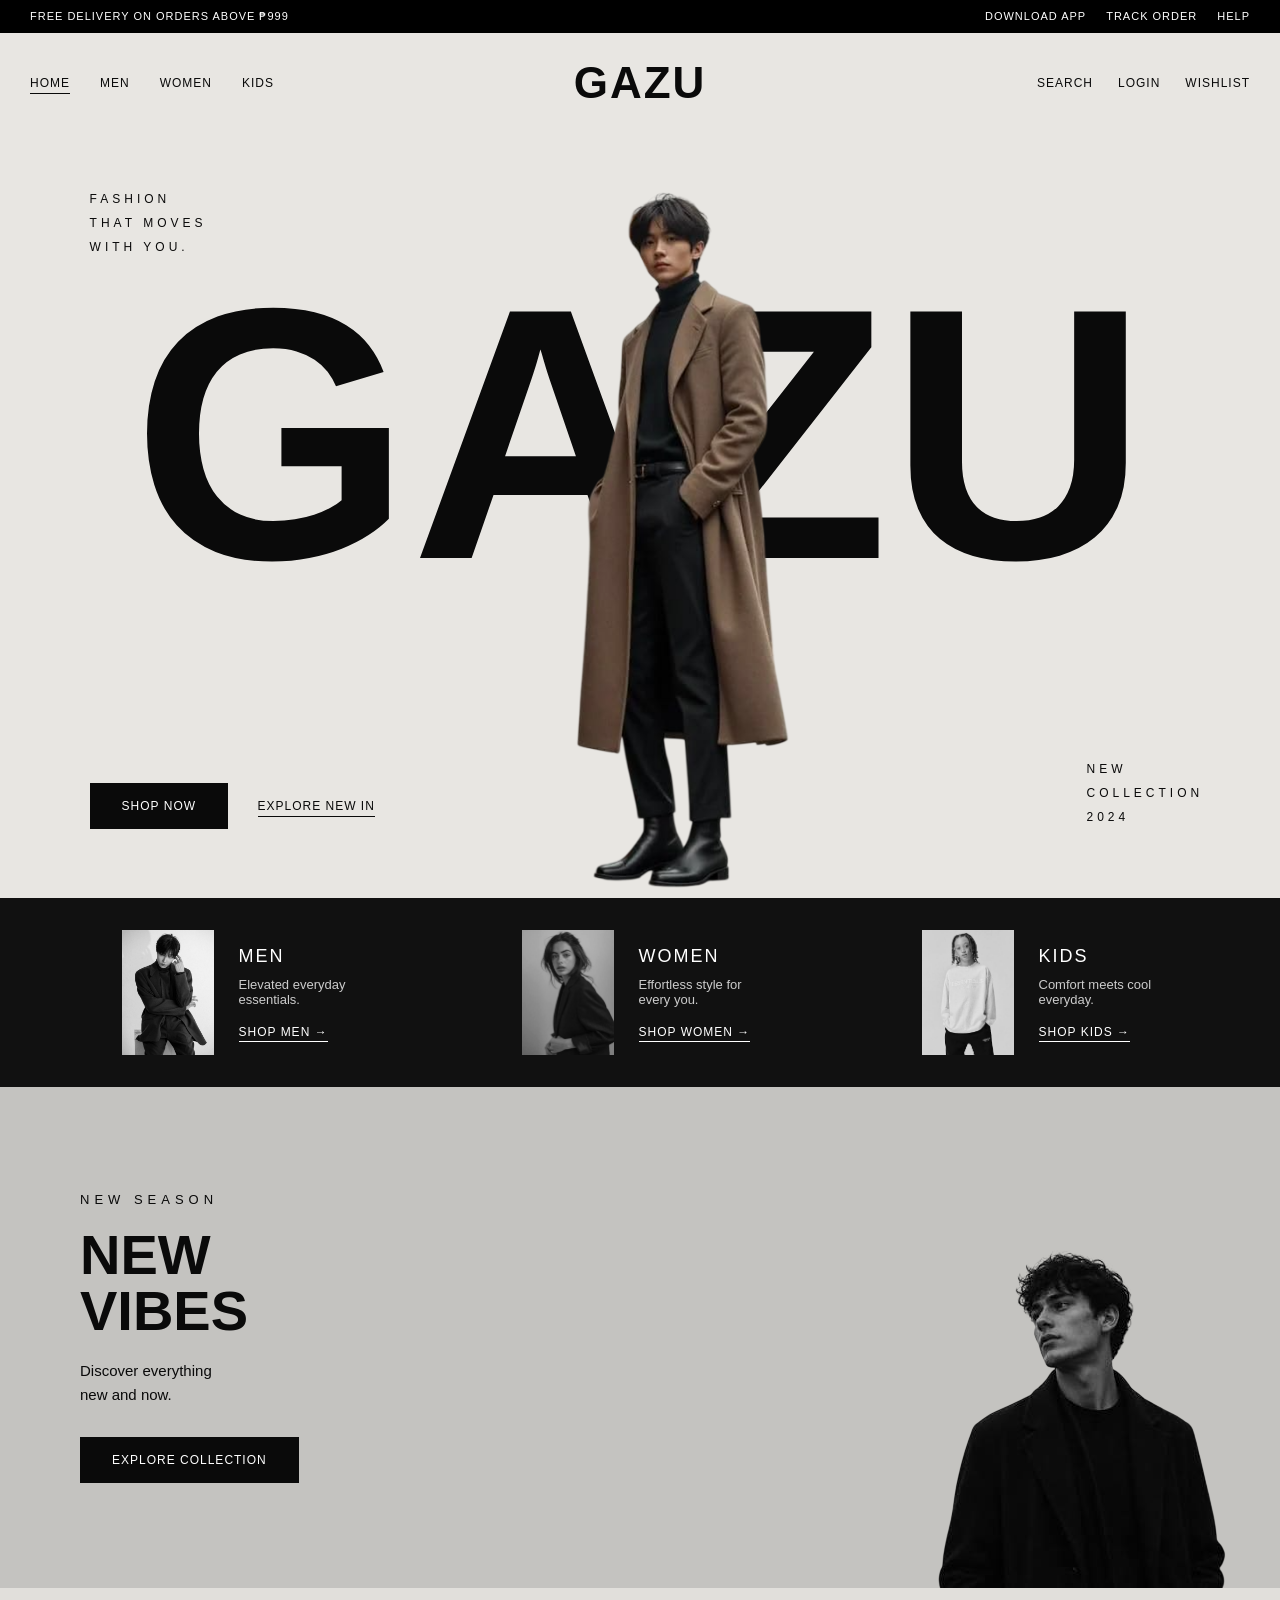
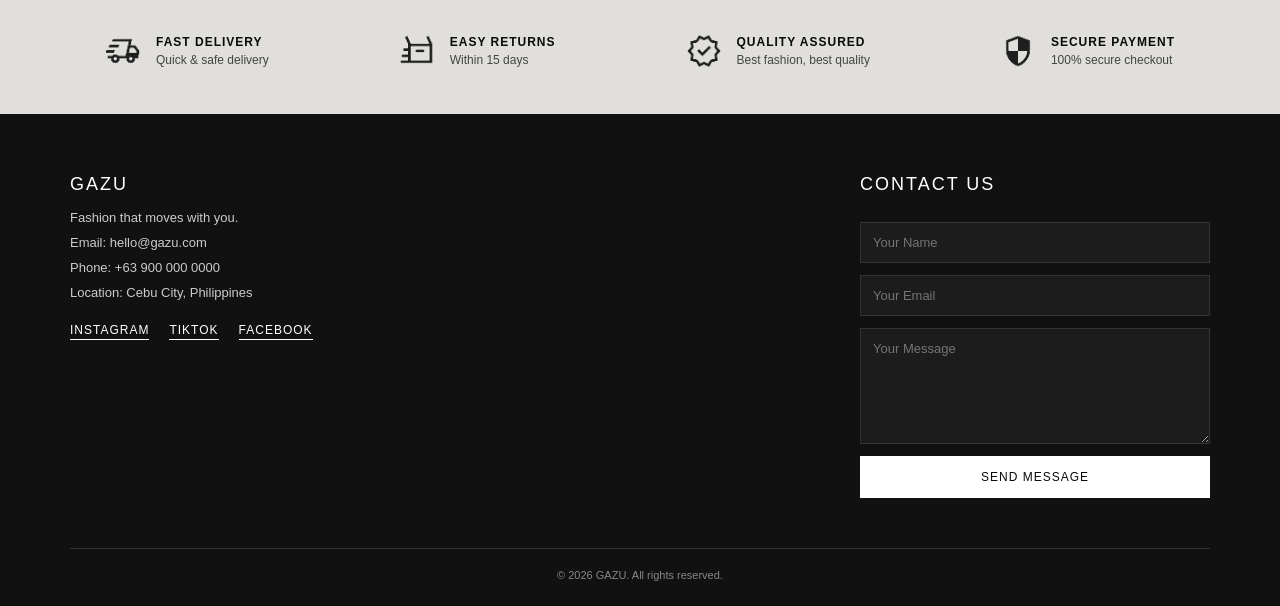
<file: index.html>
<!DOCTYPE html>
<html lang="en">
<head>
<meta charset="UTF-8">
<meta name="viewport" content="width=device-width, initial-scale=1.0">
<title>GAZU</title>
<link rel="stylesheet" href="style.css">
</head>
<body data-page="home">

<div id="site-header"></div>

<section class="hero" id="home">
  <p class="hero-tagline">FASHION<br>THAT MOVES<br>WITH YOU.</p>

  <h1 class="hero-title">GAZU</h1>

  <img src="image/BrownCoat.png" alt="Model wearing a long coat" class="hero-model">

  <div class="hero-buttons">
    <a href="shop.html" class="btn-dark">SHOP NOW</a>
    <a href="new.html" class="link-underline">EXPLORE NEW IN</a>
  </div>

  <p class="hero-collection">NEW<br>COLLECTION<br>2024</p>
</section>

<section class="categories" id="categories">

  <div class="category" id="men">
    <img src="image/hwang.jpg" alt="Men">
    <div>
      <h3>MEN</h3>
      <p>Elevated everyday essentials.</p>
      <a href="men.html">SHOP MEN &rarr;</a>
    </div>
  </div>

  <div class="category" id="women">
    <img src="image/yael.jpg" alt="Women">
    <div>
      <h3>WOMEN</h3>
      <p>Effortless style for every you.</p>
      <a href="women.html">SHOP WOMEN &rarr;</a>
    </div>
  </div>

  <div class="category" id="kids">
    <img src="image/kids.jpg" alt="Kids">
    <div>
      <h3>KIDS</h3>
      <p>Comfort meets cool everyday.</p>
      <a href="kids.html">SHOP KIDS &rarr;</a>
    </div>
  </div>

</section>

<section class="banner" id="new">
  <div class="banner-text">
    <p class="banner-small">NEW SEASON</p>
    <h2>NEW<br>VIBES</h2>
    <p class="banner-desc">Discover everything<br>new and now.</p>
    <a href="collection.html" class="btn-dark">EXPLORE COLLECTION</a>
  </div>

  <img src="image/blackmodel.png" alt="Model in a black jacket" class="banner-img">
</section>

<section class="features" id="features">

  <div class="feature">
    <img src="image/fastdelivery.png" alt="Delivery icon">
    <div>
      <h4>FAST DELIVERY</h4>
      <p>Quick &amp; safe delivery</p>
    </div>
  </div>

  <div class="feature">
    <img src="image/return1.png" alt="Returns icon">
    <div>
      <h4>EASY RETURNS</h4>
      <p>Within 15 days</p>
    </div>
  </div>

  <div class="feature">
    <img src="image/quality.png" alt="Quality icon">
    <div>
      <h4>QUALITY ASSURED</h4>
      <p>Best fashion, best quality</p>
    </div>
  </div>

  <div class="feature">
    <img src="image/secured.png" alt="Payment icon">
    <div>
      <h4>SECURE PAYMENT</h4>
      <p>100% secure checkout</p>
    </div>
  </div>

</section>

<div id="site-footer"></div>

<script src="script.js"></script>
</body>
</html>
</file>
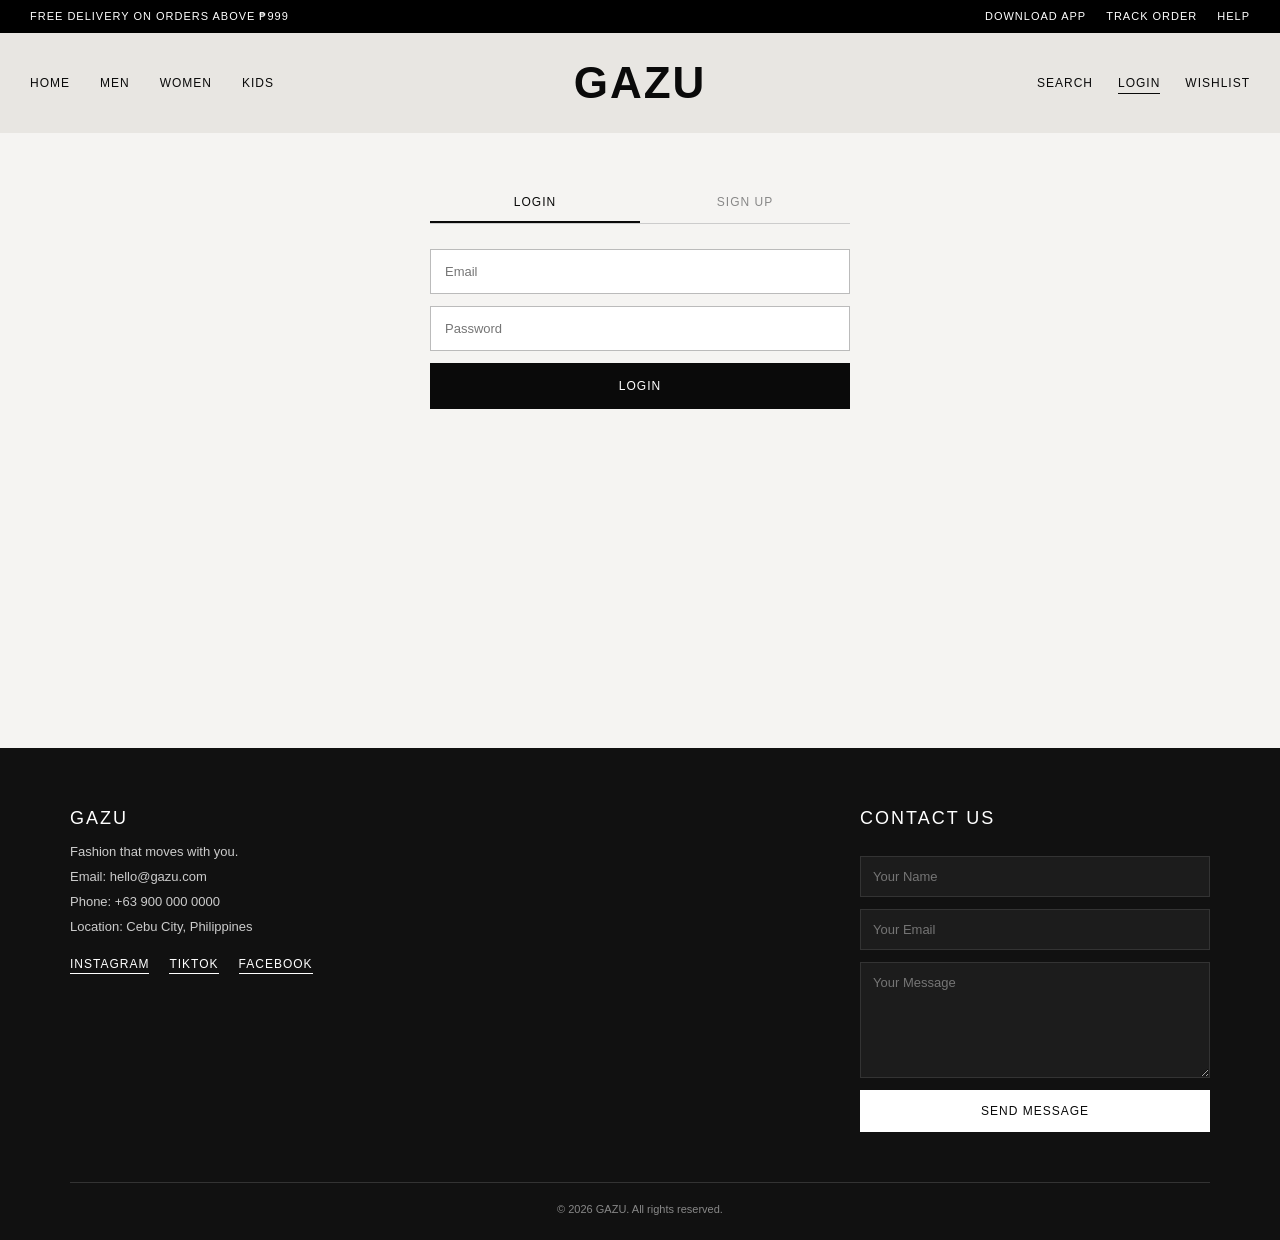
<file: login.html>
<!DOCTYPE html>
<html lang="en">
<head>
<meta charset="UTF-8">
<meta name="viewport" content="width=device-width, initial-scale=1.0">
<title>GAZU | Login</title>
<link rel="stylesheet" href="style.css">
</head>
<body data-page="login">

<div id="site-header"></div>

<section class="page-plain auth-wrap">
  <div class="auth-box" id="auth-box"></div>
</section>

<div id="site-footer"></div>

<script src="script.js"></script>
</body>
</html>
</file>
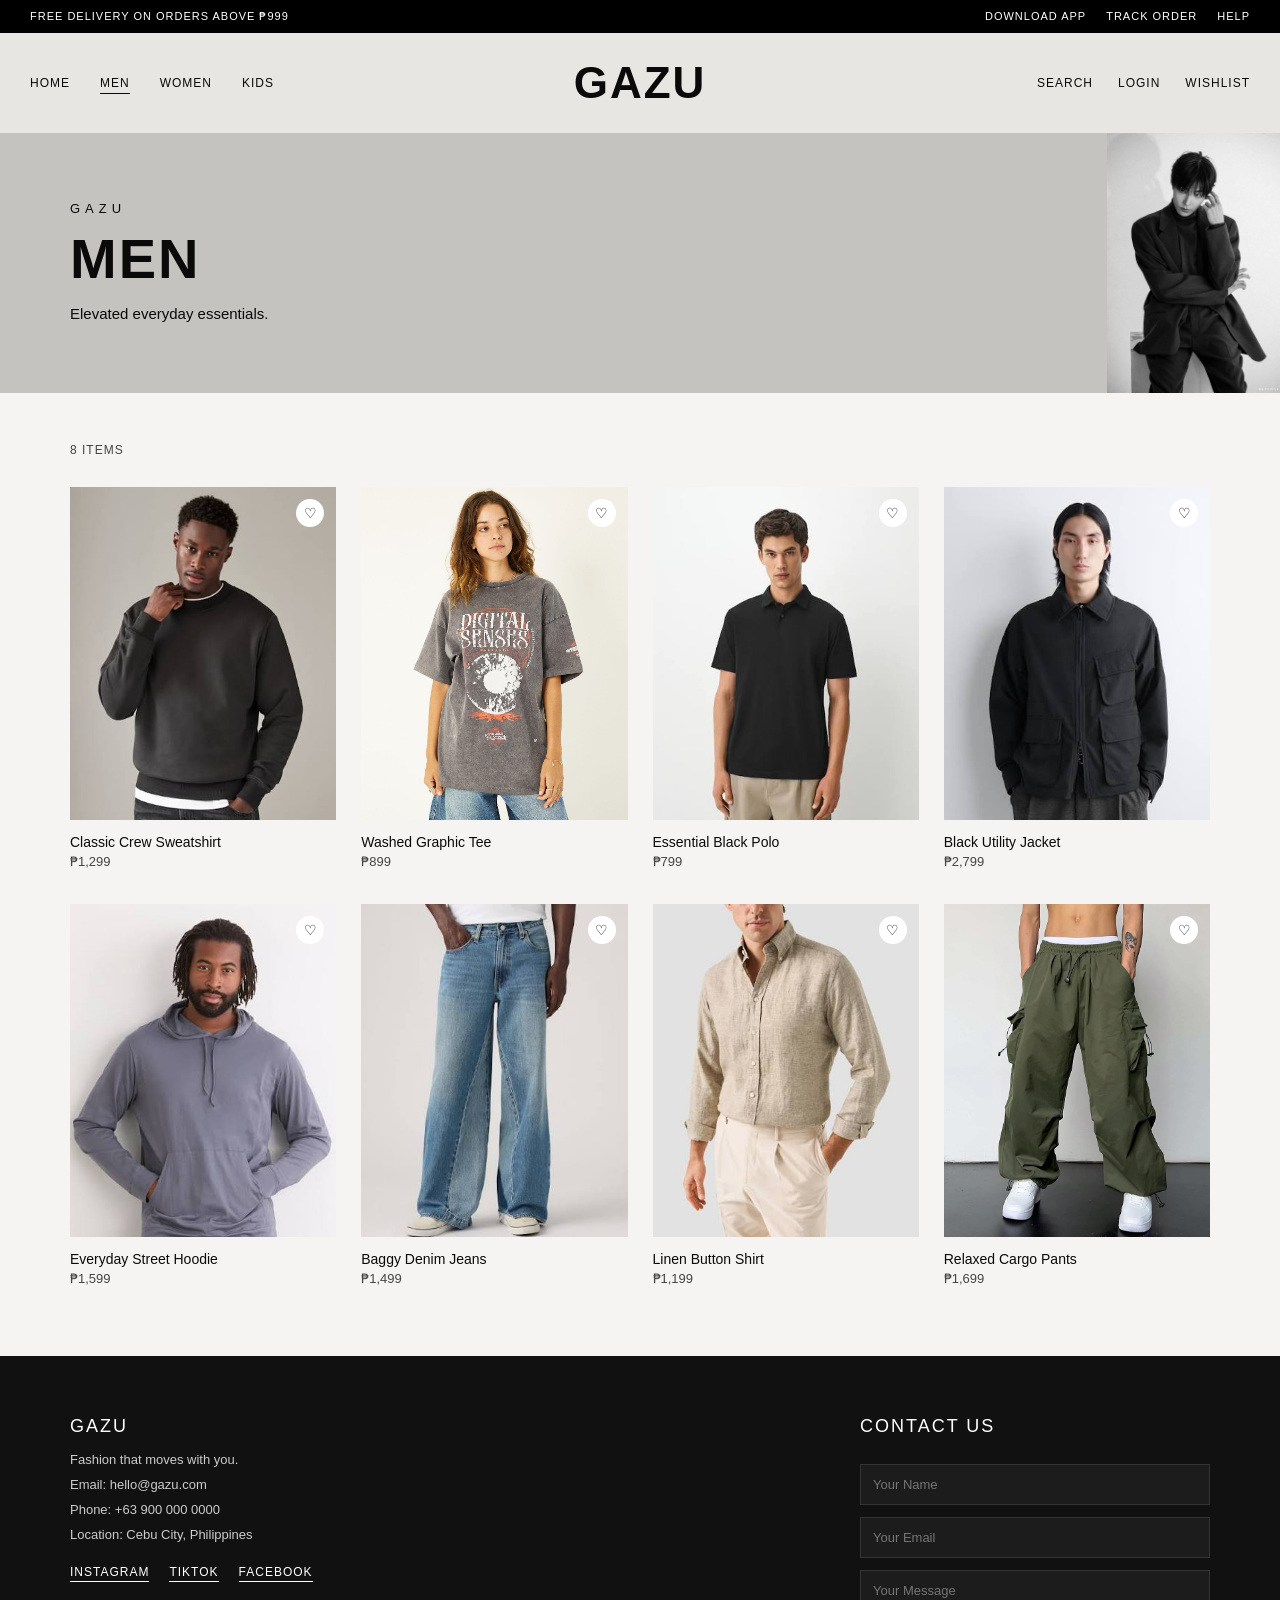
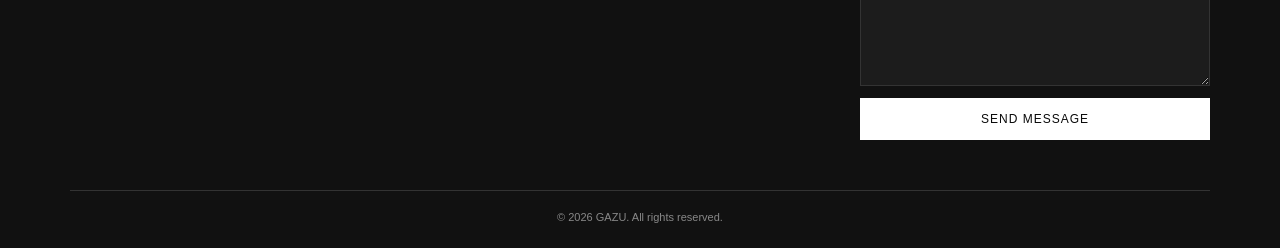
<file: men.html>
<!DOCTYPE html>
<html lang="en">
<head>
<meta charset="UTF-8">
<meta name="viewport" content="width=device-width, initial-scale=1.0">
<title>GAZU | Men</title>
<link rel="stylesheet" href="style.css">
</head>
<body data-page="list" data-filter="men" data-title="MEN" data-sub="Elevated everyday essentials." data-banner="image/hwang.jpg">

<div id="site-header"></div>

<section class="page-banner" id="page-banner"></section>

<section class="collection">
  <div class="collection-head">
    <p id="result-count">0 ITEMS</p>
    <div class="filters" id="filters"></div>
  </div>
  <div class="collection-grid" id="collection-grid"></div>
</section>

<div id="site-footer"></div>

<script src="script.js"></script>
</body>
</html>
</file>
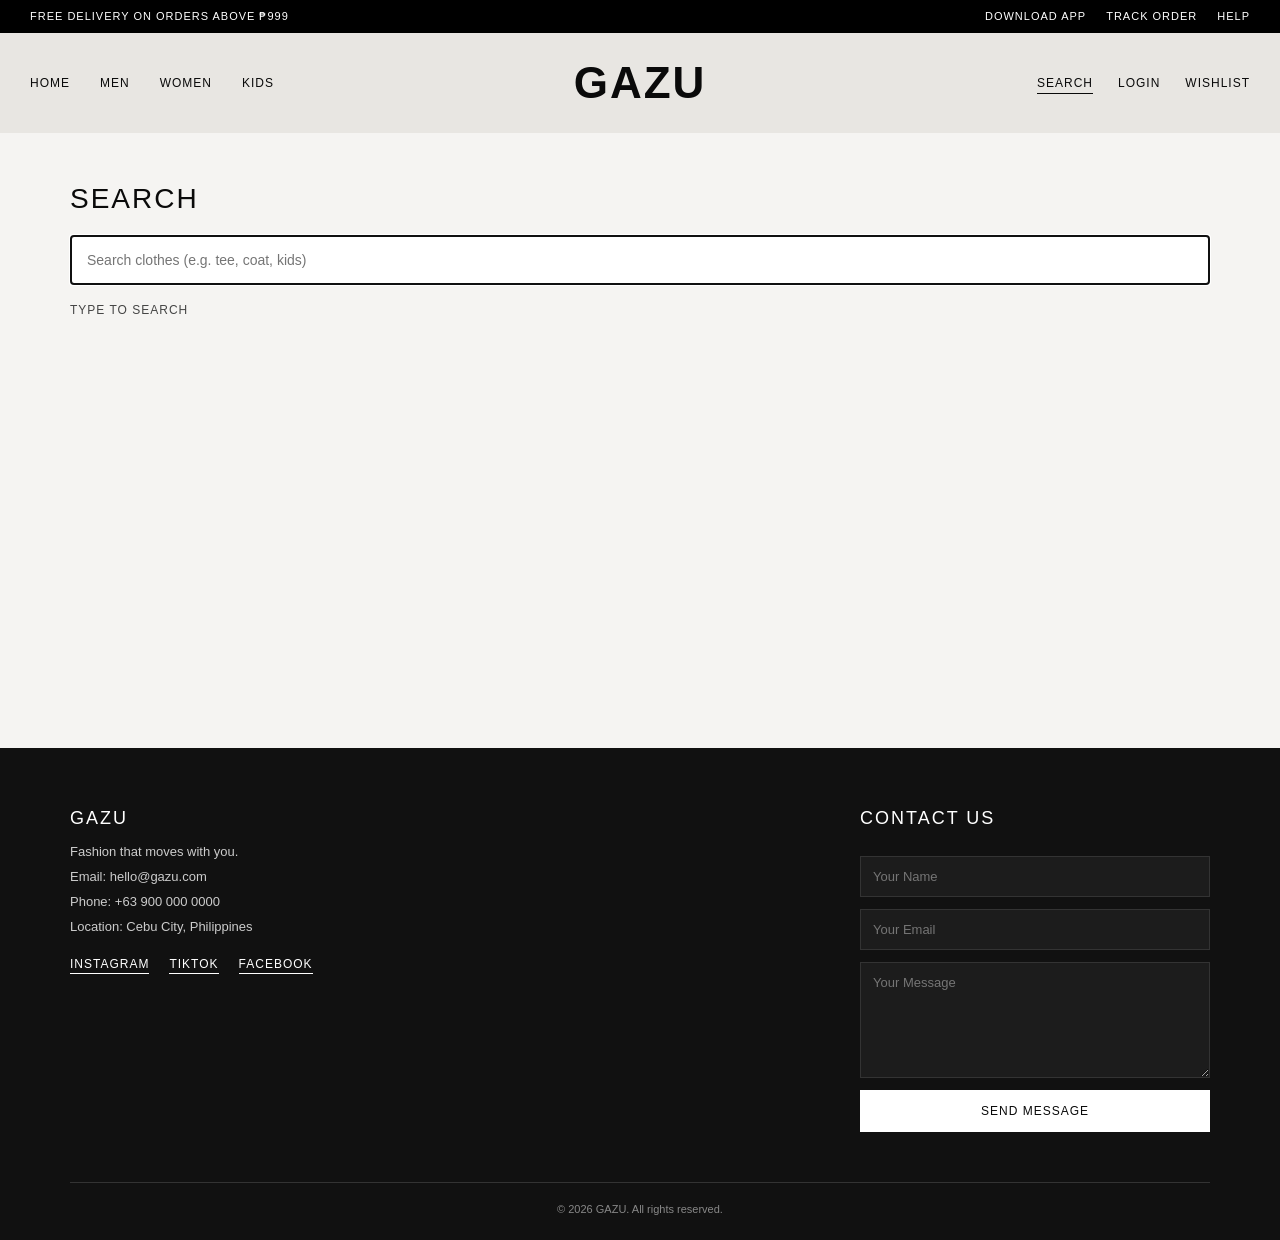
<file: search.html>
<!DOCTYPE html>
<html lang="en">
<head>
<meta charset="UTF-8">
<meta name="viewport" content="width=device-width, initial-scale=1.0">
<title>GAZU | Search</title>
<link rel="stylesheet" href="style.css">
</head>
<body data-page="search">

<div id="site-header"></div>

<section class="page-plain">
  <h2>SEARCH</h2>
  <input type="text" id="search-input" class="big-input" placeholder="Search clothes (e.g. tee, coat, kids)">
  <p id="result-count" class="count-line">TYPE TO SEARCH</p>
  <div class="collection-grid" id="collection-grid"></div>
</section>

<div id="site-footer"></div>

<script src="script.js"></script>
</body>
</html>
</file>
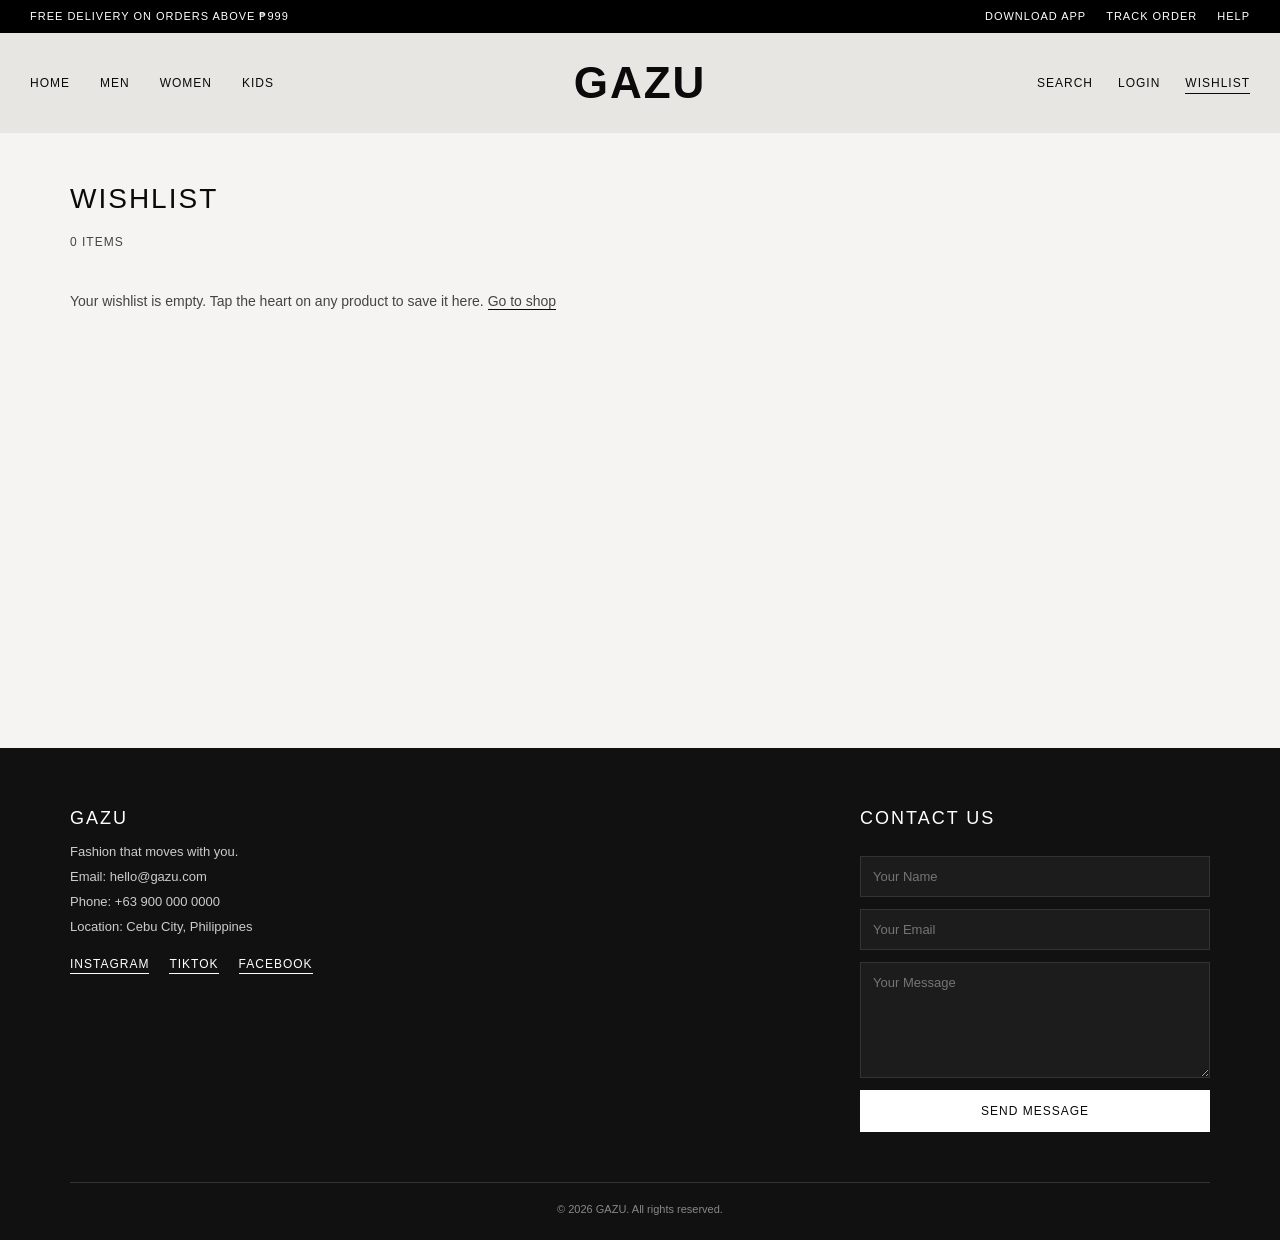
<file: wishlist.html>
<!DOCTYPE html>
<html lang="en">
<head>
<meta charset="UTF-8">
<meta name="viewport" content="width=device-width, initial-scale=1.0">
<title>GAZU | Wishlist</title>
<link rel="stylesheet" href="style.css">
</head>
<body data-page="wishlist">

<div id="site-header"></div>

<section class="page-plain">
  <h2>WISHLIST</h2>
  <p id="result-count" class="count-line">0 ITEMS</p>
  <div class="collection-grid" id="collection-grid"></div>
</section>

<div id="site-footer"></div>

<script src="script.js"></script>
</body>
</html>
</file>
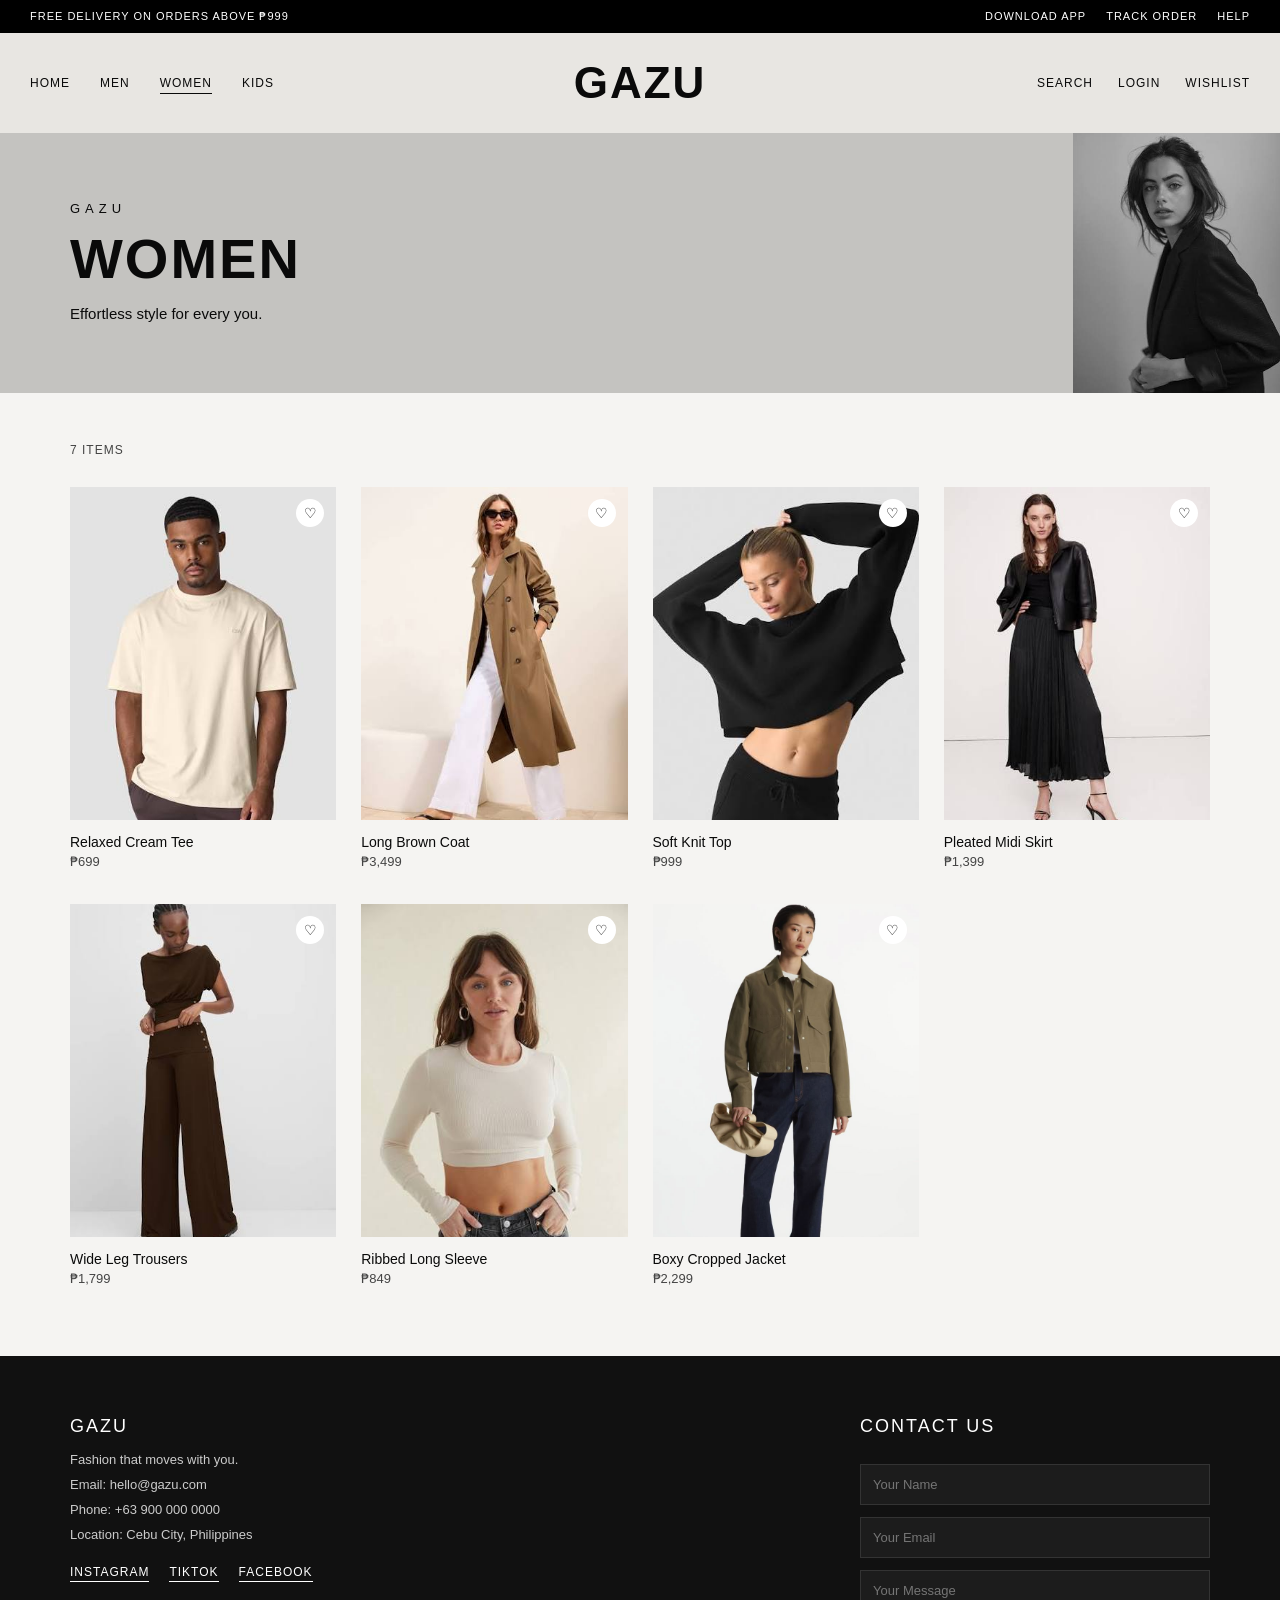
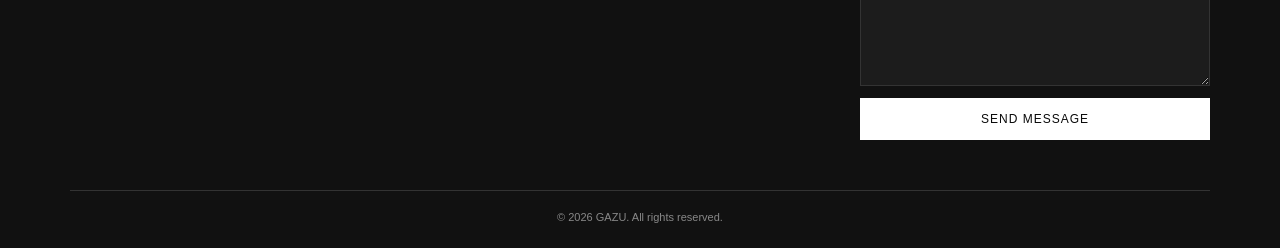
<file: women.html>
<!DOCTYPE html>
<html lang="en">
<head>
<meta charset="UTF-8">
<meta name="viewport" content="width=device-width, initial-scale=1.0">
<title>GAZU | Women</title>
<link rel="stylesheet" href="style.css">
</head>
<body data-page="list" data-filter="women" data-title="WOMEN" data-sub="Effortless style for every you." data-banner="image/yael.jpg">

<div id="site-header"></div>

<section class="page-banner" id="page-banner"></section>
    
<section class="collection">
  <div class="collection-head">
    <p id="result-count">0 ITEMS</p>
    <div class="filters" id="filters"></div>
  </div>
  <div class="collection-grid" id="collection-grid"></div>
</section>

<div id="site-footer"></div>

<script src="script.js"></script>
</body>
</html>
</file>
<file: style.css>
html {
  scroll-behavior: smooth;
}

body {
  margin: 0;
  font-family: Arial, Helvetica, sans-serif;
  background-color: #e8e6e2;
  color: #0a0a0a;
}

a {
  color: inherit;
  text-decoration: none;
}

.top-bar {
  background-color: #000000;
  color: #ffffff;
  font-size: 11px;
  letter-spacing: 1px;
  padding: 10px 30px;
  display: flex;
  justify-content: space-between;
}

.top-bar p {
  margin: 0;
}

.nav-btn {
  background: none;
  border: none;
  padding: 0;
  font: inherit;
  letter-spacing: inherit;
  color: inherit;
  cursor: pointer;
  text-transform: uppercase;
}

.top-bar-links .nav-btn {
  margin-left: 20px;
}

.navbar {
  display: flex;
  align-items: center;
  justify-content: space-between;
  padding: 25px 30px;
  font-size: 12px;
  letter-spacing: 1px;
}

.nav-left,
.nav-right {
  flex: 1;
}

.nav-left a {
  margin-right: 30px;
}

.nav-right {
  text-align: right;
}

.nav-right a {
  margin-left: 25px;
}

.logo {
  font-size: 44px;
  font-weight: bold;
  letter-spacing: 2px;
}

.navbar a.current {
  border-bottom: 1px solid #0a0a0a;
  padding-bottom: 3px;
}

.hero {
  position: relative;
  height: 85vh;
  min-height: 480px;
}

.hero-title {
  position: absolute;
  top: 16%;
  left: 0;
  width: 100%;
  margin: 0;
  text-align: center;
  font-size: min(28vw, 50vh);
  line-height: 1;
  z-index: 1;
}

.hero-model {
  position: absolute;
  bottom: 0;
  left: 52%;
  transform: translateX(-50%);
  height: 94%;
  z-index: 2;
}

.hero-tagline {
  position: absolute;
  top: 7%;
  left: 7%;
  margin: 0;
  font-size: 12px;
  letter-spacing: 4px;
  line-height: 2;
  z-index: 3;
}

.hero-buttons {
  position: absolute;
  bottom: 9%;
  left: 7%;
  z-index: 3;
}

.hero-collection {
  position: absolute;
  bottom: 9%;
  right: 6%;
  margin: 0;
  font-size: 12px;
  letter-spacing: 4px;
  line-height: 2;
  z-index: 3;
}

.btn-dark {
  display: inline-block;
  background-color: #0a0a0a;
  color: #ffffff;
  padding: 16px 32px;
  font-size: 12px;
  letter-spacing: 1px;
}

.link-underline {
  margin-left: 25px;
  padding-bottom: 3px;
  border-bottom: 1px solid #0a0a0a;
  font-size: 12px;
  letter-spacing: 1px;
}

.categories {
  background-color: #111111;
  color: #ffffff;
  display: flex;
  justify-content: space-around;
  padding: 32px 40px;
}

.category {
  display: flex;
  align-items: center;
  gap: 25px;
}

.category img {
  width: 92px;
  height: 125px;
  object-fit: cover;
  filter: grayscale(100%);
}

.category h3 {
  margin: 0 0 10px;
  font-size: 18px;
  font-weight: normal;
  letter-spacing: 2px;
}

.category p {
  width: 120px;
  margin: 0 0 15px;
  font-size: 13px;
  color: #cccccc;
}

.category a {
  padding-bottom: 2px;
  border-bottom: 1px solid #ffffff;
  font-size: 12px;
  letter-spacing: 1px;
}

.banner {
  display: flex;
  align-items: center;
  justify-content: space-between;
  background-color: #c4c3c0;
}

.banner-text {
  padding-left: 80px;
}

.banner-small {
  margin: 0 0 20px;
  font-size: 13px;
  letter-spacing: 5px;
}

.banner h2 {
  margin: 0 0 20px;
  font-size: 56px;
  line-height: 1;
}

.banner-desc {
  margin: 0 0 30px;
  font-size: 15px;
  line-height: 1.6;
}

.banner-img {
  display: block;
  width: auto;
  height: auto;
  max-width: 55%;
  max-height: 85vh;
  filter: grayscale(100%);
}

.features {
  display: flex;
  justify-content: space-around;
  padding: 45px 40px;
  background-color: #e1dfdb;
}

.feature {
  display: flex;
  align-items: center;
  gap: 15px;
}

.feature img {
  width: 36px;
  height: 36px;
}

.feature h4 {
  margin: 0 0 4px;
  font-size: 12px;
  letter-spacing: 1px;
}

.feature p {
  margin: 0;
  font-size: 12px;
  color: #444444;
}

.page-banner {
  display: flex;
  align-items: center;
  justify-content: space-between;
  background-color: #c4c3c0;
  min-height: 260px;
  overflow: hidden;
}

.page-banner-text {
  padding: 40px 0 40px 70px;
}

.page-banner-text p {
  margin: 0 0 15px;
  font-size: 13px;
  letter-spacing: 5px;
}

.page-banner-text h1 {
  margin: 0 0 15px;
  font-size: 56px;
  line-height: 1;
  letter-spacing: 2px;
}

.page-banner-text span {
  font-size: 15px;
  line-height: 1.6;
}

.page-banner img {
  display: block;
  height: 260px;
  width: auto;
  max-width: 55%;
  object-fit: contain;
  filter: grayscale(100%);
}

.collection {
  background-color: #f5f4f2;
  padding: 50px 70px 70px;
  min-height: 50vh;
}

.collection-head {
  display: flex;
  justify-content: space-between;
  align-items: center;
  flex-wrap: wrap;
  gap: 20px;
  margin-bottom: 30px;
}

.collection-head p,
.count-line {
  margin: 0;
  font-size: 12px;
  letter-spacing: 1px;
  color: #444444;
}

.filters {
  display: flex;
  gap: 10px;
}

.filter {
  padding: 10px 22px;
  background: none;
  border: 1px solid #0a0a0a;
  font-family: inherit;
  font-size: 12px;
  letter-spacing: 1px;
  cursor: pointer;
  transition: background-color 0.2s ease, color 0.2s ease;
}

.filter:hover,
.filter.active {
  background-color: #0a0a0a;
  color: #ffffff;
}

.collection-grid {
  display: grid;
  grid-template-columns: repeat(4, 1fr);
  gap: 35px 25px;
}

.product h4 {
  margin: 14px 0 4px;
  font-size: 14px;
  font-weight: normal;
}

.product p {
  margin: 0;
  font-size: 13px;
  color: #444444;
}

.product-img {
  position: relative;
  overflow: hidden;
  background-color: #dcdad6;
  aspect-ratio: 4 / 5;
}

.product-img img {
  position: absolute;
  top: 0;
  left: 0;
  display: block;
  width: 100%;
  height: 100%;
  object-fit: cover;
  object-position: top;
  transition: transform 0.4s ease;
}

.product-img img:hover {
  transform: scale(1.06);
}

.heart {
  position: absolute;
  top: 12px;
  right: 12px;
  width: 28px;
  height: 28px;
  background-color: #ffffff;
  border-radius: 50%;
  text-align: center;
  line-height: 28px;
  font-size: 14px;
  cursor: pointer;
  user-select: none;
  z-index: 2;
  transition: background-color 0.2s ease, color 0.2s ease;
}

.heart:hover,
.heart.active {
  background-color: #0a0a0a;
  color: #ffffff;
}

.empty {
  grid-column: 1 / -1;
  font-size: 14px;
  color: #444444;
}

.empty a {
  border-bottom: 1px solid #0a0a0a;
}

.page-plain {
  background-color: #f5f4f2;
  padding: 50px 70px 70px;
  min-height: 55vh;
}

.page-plain h2 {
  margin: 0 0 20px;
  font-size: 28px;
  font-weight: normal;
  letter-spacing: 2px;
}

.big-input {
  width: 100%;
  box-sizing: border-box;
  padding: 16px;
  margin-bottom: 18px;
  background-color: #ffffff;
  border: 1px solid #bbbbbb;
  font-family: inherit;
  font-size: 14px;
}

.page-plain .collection-grid {
  margin-top: 30px;
}

.auth-wrap {
  display: flex;
  justify-content: center;
}

.auth-box {
  width: 100%;
  max-width: 420px;
}

.auth-box h3 {
  margin: 0 0 20px;
  font-size: 18px;
  font-weight: normal;
  letter-spacing: 2px;
}

.auth-box p {
  margin: 0 0 15px;
  font-size: 13px;
  line-height: 1.6;
  color: #444444;
}

.auth-box input {
  width: 100%;
  box-sizing: border-box;
  padding: 14px;
  margin-bottom: 12px;
  background-color: #ffffff;
  border: 1px solid #bbbbbb;
  font-family: inherit;
  font-size: 13px;
}

.auth-box .btn-dark {
  display: block;
  width: 100%;
  box-sizing: border-box;
  text-align: center;
  border: none;
  cursor: pointer;
  font-family: inherit;
}

.tabs {
  display: flex;
  margin-bottom: 25px;
  border-bottom: 1px solid #cccccc;
}

.tab {
  flex: 1;
  padding: 12px;
  background: none;
  border: none;
  border-bottom: 2px solid transparent;
  font-family: inherit;
  font-size: 12px;
  letter-spacing: 1px;
  cursor: pointer;
  color: #888888;
}

.tab.active {
  border-bottom-color: #0a0a0a;
  color: #0a0a0a;
}

.form-error {
  color: #b00020 !important;
  margin-bottom: 12px !important;
}

.footer {
  background-color: #111111;
  color: #ffffff;
  padding: 60px 70px 25px;
}

.footer-top {
  display: flex;
  justify-content: space-between;
  gap: 40px;
}

.footer-info h3,
.footer-form h3 {
  margin: 0 0 15px;
  font-size: 18px;
  font-weight: normal;
  letter-spacing: 2px;
}

.footer-info p {
  margin: 0 0 10px;
  font-size: 13px;
  color: #cccccc;
}

.footer-social {
  margin-top: 20px;
}

.footer-social a {
  margin-right: 20px;
  padding-bottom: 2px;
  border-bottom: 1px solid #ffffff;
  font-size: 12px;
  letter-spacing: 1px;
}

.footer-form {
  display: flex;
  flex-direction: column;
  width: 350px;
  gap: 12px;
}

.footer-form input,
.footer-form textarea {
  padding: 12px;
  background-color: #1c1c1c;
  color: #ffffff;
  border: 1px solid #333333;
  font-family: inherit;
  font-size: 13px;
}

.footer-form textarea {
  height: 90px;
}

.footer-form button {
  padding: 14px;
  background-color: #ffffff;
  color: #0a0a0a;
  border: none;
  font-size: 12px;
  letter-spacing: 1px;
  cursor: pointer;
}

.copyright {
  margin: 50px 0 0;
  padding-top: 20px;
  border-top: 1px solid #333333;
  text-align: center;
  font-size: 11px;
  color: #888888;
}

.overlay {
  position: fixed;
  inset: 0;
  background-color: rgba(0, 0, 0, 0.6);
  display: none;
  align-items: center;
  justify-content: center;
  z-index: 100;
  padding: 20px;
}

.overlay.open {
  display: flex;
}

.modal {
  position: relative;
  background-color: #f5f4f2;
  width: 100%;
  max-width: 460px;
  max-height: 85vh;
  overflow-y: auto;
  box-sizing: border-box;
  padding: 40px 30px 30px;
}

.modal-close {
  position: absolute;
  top: 10px;
  right: 14px;
  background: none;
  border: none;
  font-size: 28px;
  cursor: pointer;
  color: #0a0a0a;
}

.modal h3 {
  margin: 0 0 20px;
  font-size: 18px;
  font-weight: normal;
  letter-spacing: 2px;
}

.modal p {
  margin: 0 0 15px;
  font-size: 13px;
  line-height: 1.6;
  color: #444444;
}

.modal input {
  width: 100%;
  box-sizing: border-box;
  padding: 12px;
  margin-bottom: 12px;
  background-color: #ffffff;
  border: 1px solid #bbbbbb;
  font-family: inherit;
  font-size: 13px;
}

.modal .btn-dark {
  display: block;
  width: 100%;
  box-sizing: border-box;
  text-align: center;
  border: none;
  cursor: pointer;
  font-family: inherit;
}

.top-bar a,
.nav-left a,
.nav-right a,
.nav-btn,
.link-underline,
.category a,
.footer-social a {
  transition: opacity 0.2s ease;
}

.top-bar a:hover,
.nav-left a:hover,
.nav-right a:hover,
.nav-btn:hover,
.link-underline:hover,
.category a:hover,
.footer-social a:hover {
  opacity: 0.5;
}

.btn-dark {
  transition: background-color 0.2s ease;
}

.btn-dark:hover {
  background-color: #3a3a3a;
}

.category img {
  transition: filter 0.3s ease;
}

.category img:hover {
  filter: grayscale(0%);
}

.footer-form button {
  transition: background-color 0.2s ease;
}

.footer-form button:hover {
  background-color: #cccccc;
}

@media (max-width: 900px) {
  .navbar {
    padding: 20px;
  }

  .nav-left a {
    margin-right: 15px;
  }

  .nav-right a {
    margin-left: 12px;
  }

  .hero {
    height: 72vw;
  }

  .hero-title {
    top: 12vw;
    font-size: 28vw;
  }

  .hero-model {
    height: 62vw;
  }

  .hero-tagline {
    left: 30px;
  }

  .hero-buttons {
    left: 30px;
    bottom: 30px;
  }

  .hero-collection {
    right: 30px;
    bottom: 30px;
  }

  .categories {
    flex-direction: column;
    gap: 25px;
    padding: 30px 40px;
  }

  .features {
    flex-wrap: wrap;
    gap: 25px;
    padding: 35px 30px;
  }

  .feature {
    width: 45%;
  }

  .page-banner-text {
    padding-left: 30px;
  }

  .page-banner-text h1 {
    font-size: 40px;
  }

  .collection,
  .page-plain {
    padding: 40px 30px 50px;
  }

  .collection-grid {
    grid-template-columns: repeat(2, 1fr);
  }

  .footer {
    padding: 50px 30px 25px;
  }

  .footer-top {
    flex-direction: column;
  }

  .footer-form {
    width: 100%;
  }
}

@media (max-width: 600px) {
  .top-bar {
    justify-content: center;
  }

  .top-bar-links {
    display: none;
  }

  .navbar {
    flex-direction: column;
    gap: 14px;
  }

  .logo {
    order: -1;
    font-size: 36px;
  }

  .nav-left,
  .nav-right {
    flex: none;
    text-align: center;
  }

  .nav-left a,
  .nav-right a {
    margin: 0 8px;
  }

  .hero {
    height: 125vw;
  }

  .hero-title {
    top: 28vw;
  }

  .hero-model {
    height: 90vw;
  }

  .hero-tagline {
    top: 25px;
    left: 20px;
    font-size: 10px;
    letter-spacing: 3px;
  }

  .hero-buttons {
    left: 20px;
    bottom: 20px;
  }

  .hero-collection {
    display: none;
  }

  .banner {
    flex-direction: column;
    height: auto;
  }

  .banner-text {
    padding: 40px 30px;
  }

  .banner-img {
    width: 100%;
    max-width: 100%;
    max-height: none;
  }

  .feature {
    width: 100%;
  }

  .page-banner {
    flex-direction: column;
    align-items: flex-start;
  }

  .page-banner-text {
    padding: 30px 20px 10px;
  }

  .page-banner img {
    max-width: 100%;
    height: 200px;
    align-self: center;
  }

  .collection-grid {
    grid-template-columns: 1fr;
  }

  .filters {
    flex-wrap: wrap;
  }
}
</file>
